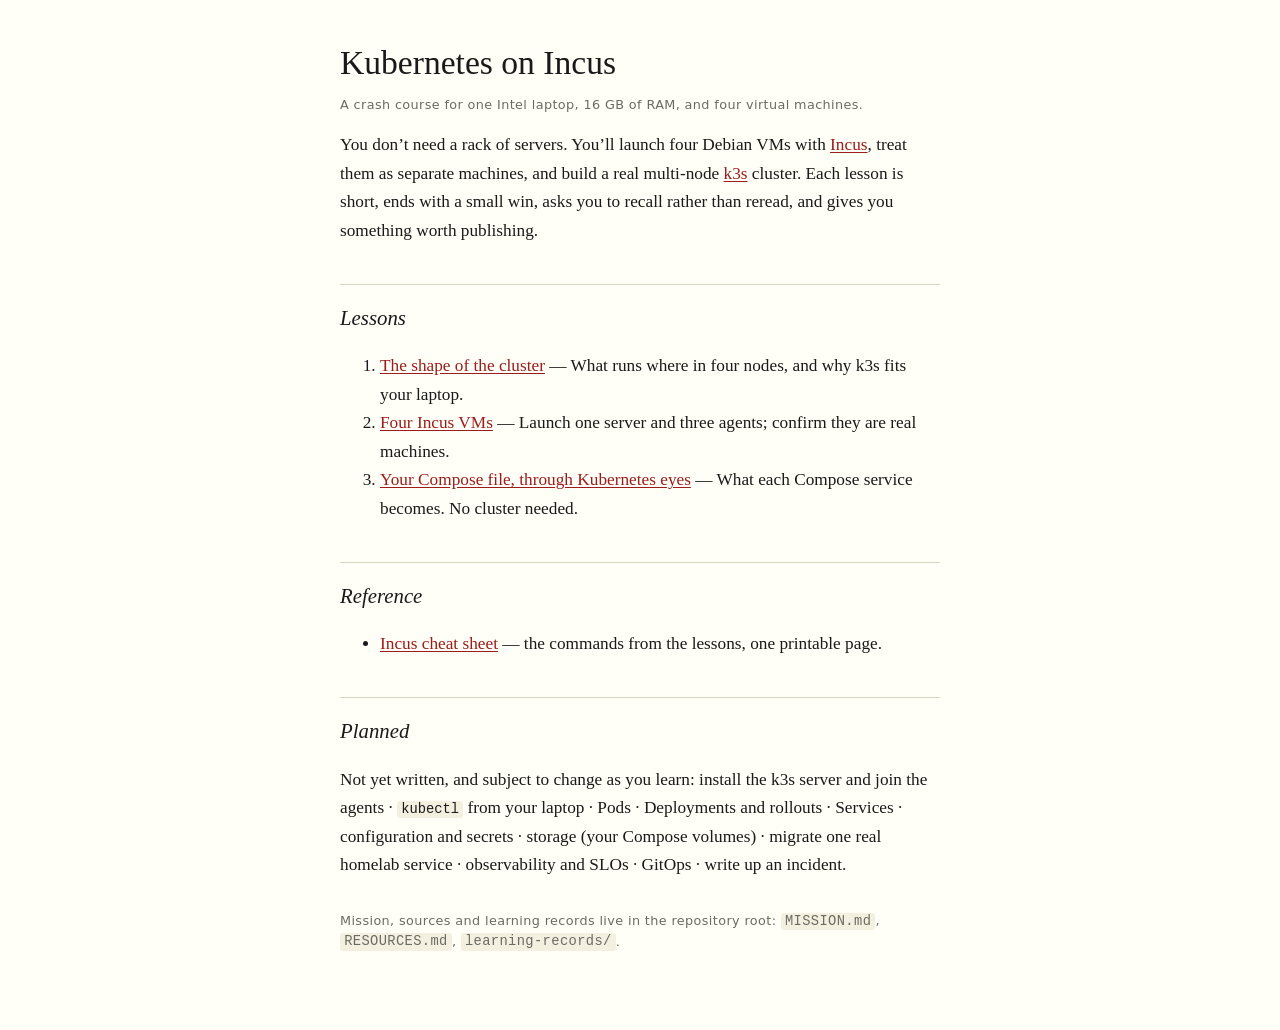
<file: index.html>
<!doctype html>
<html lang="en"><head><meta charset="utf-8"><meta name="viewport" content="width=device-width,initial-scale=1">
<title>Kubernetes on Incus: a crash course</title>
<link rel="stylesheet" href="assets/style.css"></head><body>
<h1>Kubernetes on Incus</h1>
<p class="meta">A crash course for one Intel laptop, 16&nbsp;GB of RAM, and four virtual machines.</p>
<p>You don’t need a rack of servers. You’ll launch four Debian VMs with <a href="https://linuxcontainers.org/incus/">Incus</a>, treat them as separate machines, and build a real multi-node <a href="https://docs.k3s.io/">k3s</a> cluster. Each lesson is short, ends with a small win, asks you to recall rather than reread, and gives you something worth publishing.</p>

<h2>Lessons</h2>
<ol id="lesson-list"></ol>

<h2>Reference</h2>
<ul><li><a href="reference/incus-cheatsheet.html">Incus cheat sheet</a> — the commands from the lessons, one printable page.</li></ul>

<h2>Planned</h2>
<p>Not yet written, and subject to change as you learn: install the k3s server and join the agents · <code>kubectl</code> from your laptop · Pods · Deployments and rollouts · Services · configuration and secrets · storage (your Compose volumes) · migrate one real homelab service · observability and SLOs · GitOps · write up an incident.</p>

<p class="foot">Mission, sources and learning records live in the repository root: <code>MISSION.md</code>, <code>RESOURCES.md</code>, <code>learning-records/</code>.</p>
<script src="assets/lessons.js"></script><script src="assets/course.js"></script>
</body></html>
</file>
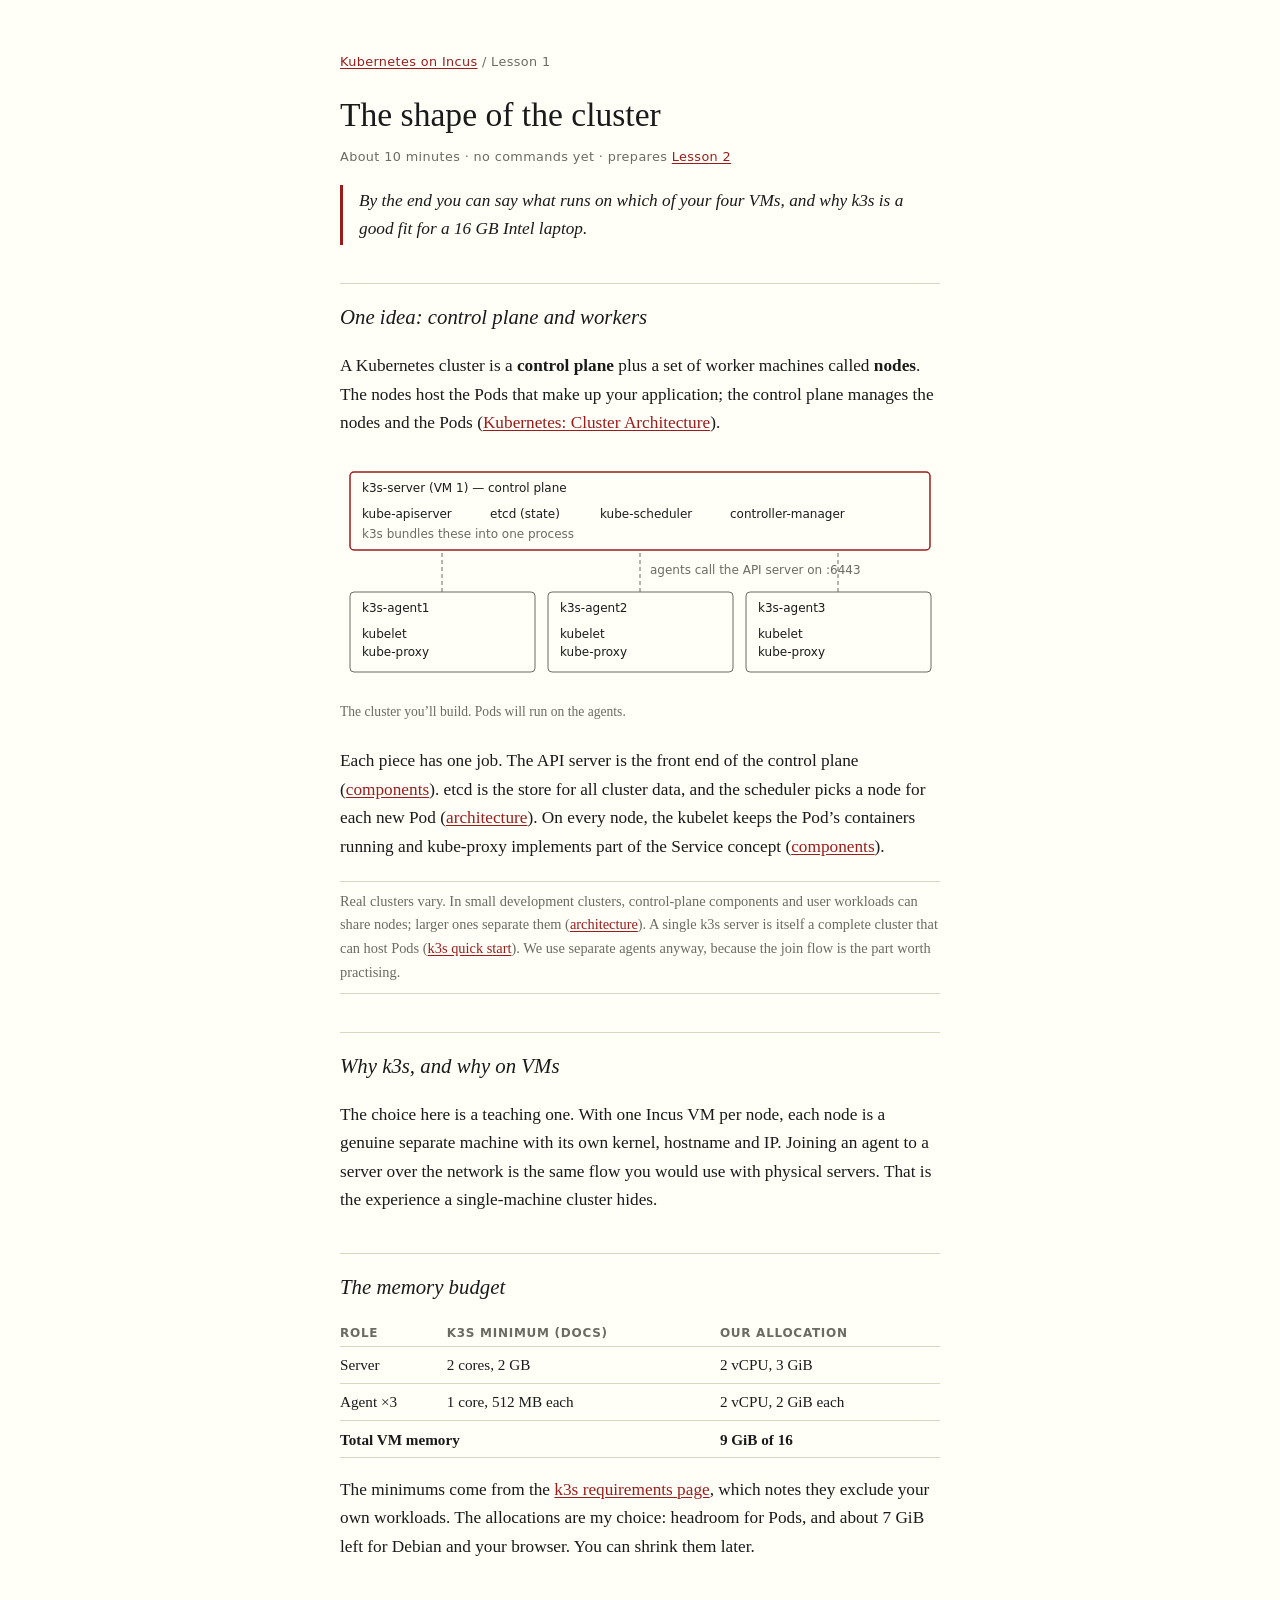
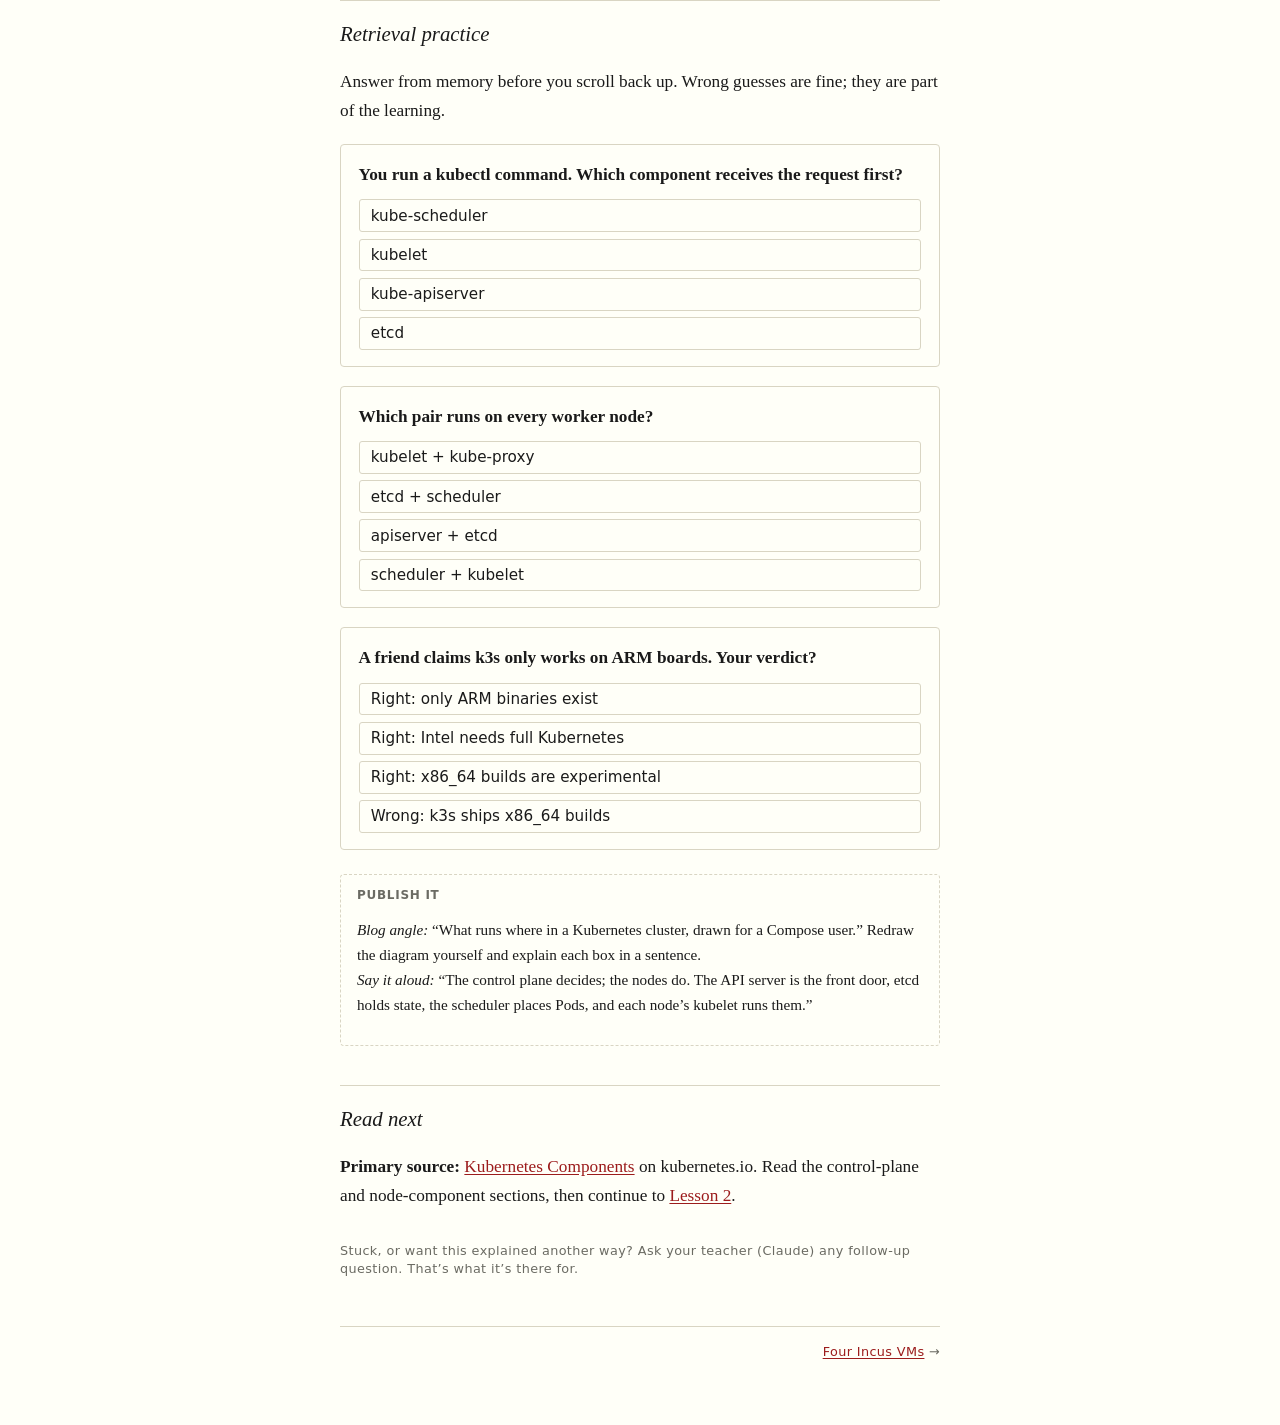
<file: lessons/0001-cluster-shape.html>
<!doctype html>
<html lang="en">

<head>
  <meta charset="utf-8">
  <meta name="viewport" content="width=device-width,initial-scale=1">
  <title>Lesson 1 · The shape of the cluster</title>
  <link rel="stylesheet" href="../assets/style.css">
</head>

<body>
  <p class="crumbs"><a href="../index.html">Kubernetes on Incus</a> / Lesson 1</p>
  <h1>The shape of the cluster</h1>
  <p class="meta">About 10 minutes · no commands yet · prepares <a href="0002-four-incus-vms.html">Lesson 2</a></p>

  <p class="win">By the end you can say what runs on which of your four VMs, and why k3s is a good fit for a 16&nbsp;GB
    Intel laptop.</p>

  <h2>One idea: control plane and workers</h2>
  <p>A Kubernetes cluster is a <strong>control plane</strong> plus a set of worker machines called
    <strong>nodes</strong>. The nodes host the Pods that make up your application; the control plane manages the nodes
    and the Pods (<a href="https://kubernetes.io/docs/concepts/architecture/">Kubernetes: Cluster Architecture</a>).</p>

  <figure>
    <svg viewBox="0 0 600 230" role="img"
      aria-label="One server VM with control plane components, three agent VMs with kubelet and kube-proxy"
      width="100%">
      <rect class="box hot" x="10" y="10" width="580" height="78" rx="4" />
      <text x="22" y="30" font-weight="bold">k3s-server (VM 1) — control plane</text>
      <text x="22" y="56">kube-apiserver</text><text x="150" y="56">etcd (state)</text><text x="260"
        y="56">kube-scheduler</text><text x="390" y="56">controller-manager</text>
      <text class="dim" x="22" y="76">k3s bundles these into one process</text>
      <g>
        <rect class="box" x="10" y="130" width="185" height="80" rx="4" /><text x="22" y="150"
          font-weight="bold">k3s-agent1</text><text x="22" y="176">kubelet</text><text x="22" y="194">kube-proxy</text>
        <rect class="box" x="208" y="130" width="185" height="80" rx="4" /><text x="220" y="150"
          font-weight="bold">k3s-agent2</text><text x="220" y="176">kubelet</text><text x="220"
          y="194">kube-proxy</text>
        <rect class="box" x="406" y="130" width="185" height="80" rx="4" /><text x="418" y="150"
          font-weight="bold">k3s-agent3</text><text x="418" y="176">kubelet</text><text x="418"
          y="194">kube-proxy</text>
      </g>
      <path class="box" d="M102 130V88M300 130V88M498 130V88" stroke-dasharray="4 3" />
      <text class="dim" x="310" y="112">agents call the API server on :6443</text>
    </svg>
    <figcaption>The cluster you’ll build. Pods will run on the agents.</figcaption>
  </figure>

  <p>Each piece has one job. The API server is the front end of the control plane (<a
      href="https://kubernetes.io/docs/concepts/overview/components/">components</a>). etcd is the store for all cluster
    data, and the scheduler picks a node for each new Pod (<a
      href="https://kubernetes.io/docs/concepts/architecture/">architecture</a>). On every node, the kubelet keeps the
    Pod’s containers running and kube-proxy implements part of the Service concept (<a
      href="https://kubernetes.io/docs/concepts/overview/components/">components</a>).</p>

  <div class="aside">Real clusters vary. In small development clusters, control-plane components and user workloads can
    share nodes; larger ones separate them (<a
      href="https://kubernetes.io/docs/concepts/architecture/">architecture</a>). A single k3s server is itself a
    complete cluster that can host Pods (<a href="https://docs.k3s.io/quick-start">k3s quick start</a>). We use separate
    agents anyway, because the join flow is the part worth practising.</div>

  <h2>Why k3s, and why on VMs</h2>
  <p>The choice here is a teaching one. With one Incus VM per node, each node is a genuine separate machine with its own
    kernel, hostname and IP. Joining an agent to a server over the network is the same flow you would use with physical
    servers. That is the experience a single-machine cluster hides.</p>

  <h2>The memory budget</h2>
  <table>
    <tr>
      <th>Role</th>
      <th>k3s minimum (docs)</th>
      <th>Our allocation</th>
    </tr>
    <tr>
      <td>Server</td>
      <td>2 cores, 2&nbsp;GB</td>
      <td>2 vCPU, 3&nbsp;GiB</td>
    </tr>
    <tr>
      <td>Agent ×3</td>
      <td>1 core, 512&nbsp;MB each</td>
      <td>2 vCPU, 2&nbsp;GiB each</td>
    </tr>
    <tr>
      <td colspan="2"><strong>Total VM memory</strong></td>
      <td><strong>9&nbsp;GiB of 16</strong></td>
    </tr>
  </table>
  <p>The minimums come from the <a href="https://docs.k3s.io/installation/requirements">k3s requirements page</a>, which
    notes they exclude your own workloads. The allocations are my choice: headroom for Pods, and about 7&nbsp;GiB left
    for Debian and your browser. You can shrink them later.</p>

  <h2>Retrieval practice</h2>
  <p>Answer from memory before you scroll back up. Wrong guesses are fine; they are part of the learning.</p>

  <div class="quiz">
    <p class="q">You run a kubectl command. Which component receives the request first?</p>
    <ol>
      <li>kube-scheduler</li>
      <li>kubelet</li>
      <li data-correct>kube-apiserver</li>
      <li>etcd</li>
    </ol>
    <p class="why">The API server is the front end of the control plane. Other components, and you, talk to it.</p>
  </div>

  <div class="quiz">
    <p class="q">Which pair runs on every worker node?</p>
    <ol>
      <li data-correct>kubelet + kube-proxy</li>
      <li>etcd + scheduler</li>
      <li>apiserver + etcd</li>
      <li>scheduler + kubelet</li>
    </ol>
    <p class="why">Node components run on every node. The scheduler and etcd belong to the control plane.</p>
  </div>

  <div class="quiz">
    <p class="q">A friend claims k3s only works on ARM boards. Your verdict?</p>
    <ol>
      <li>Right: only ARM binaries exist</li>
      <li>Right: Intel needs full Kubernetes</li>
      <li>Right: x86_64 builds are experimental</li>
      <li data-correct>Wrong: k3s ships x86_64 builds</li>
    </ol>
    <p class="why">x86_64 is a listed, supported architecture in the k3s requirements.</p>
  </div>

  <div class="publish"><strong>Publish it</strong>
    <p><em>Blog angle:</em> “What runs where in a Kubernetes cluster, drawn for a Compose user.” Redraw the diagram
      yourself and explain each box in a sentence.<br>
      <em>Say it aloud:</em> “The control plane decides; the nodes do. The API server is the front door, etcd holds
      state, the scheduler places Pods, and each node’s kubelet runs them.”
    </p>
  </div>
  <h2>Read next</h2>
  <p><strong>Primary source:</strong> <a href="https://kubernetes.io/docs/concepts/overview/components/">Kubernetes
      Components</a> on kubernetes.io. Read the control-plane and node-component sections, then continue to <a
      href="0002-four-incus-vms.html">Lesson 2</a>.</p>
  <p class="foot">Stuck, or want this explained another way? Ask your teacher (Claude) any follow-up question. That’s
    what it’s there for.</p>
  <nav class="pager" id="pager"></nav>
  <script src="../assets/lessons.js"></script>
  <script src="../assets/course.js"></script>
</body>

</html>
</file>
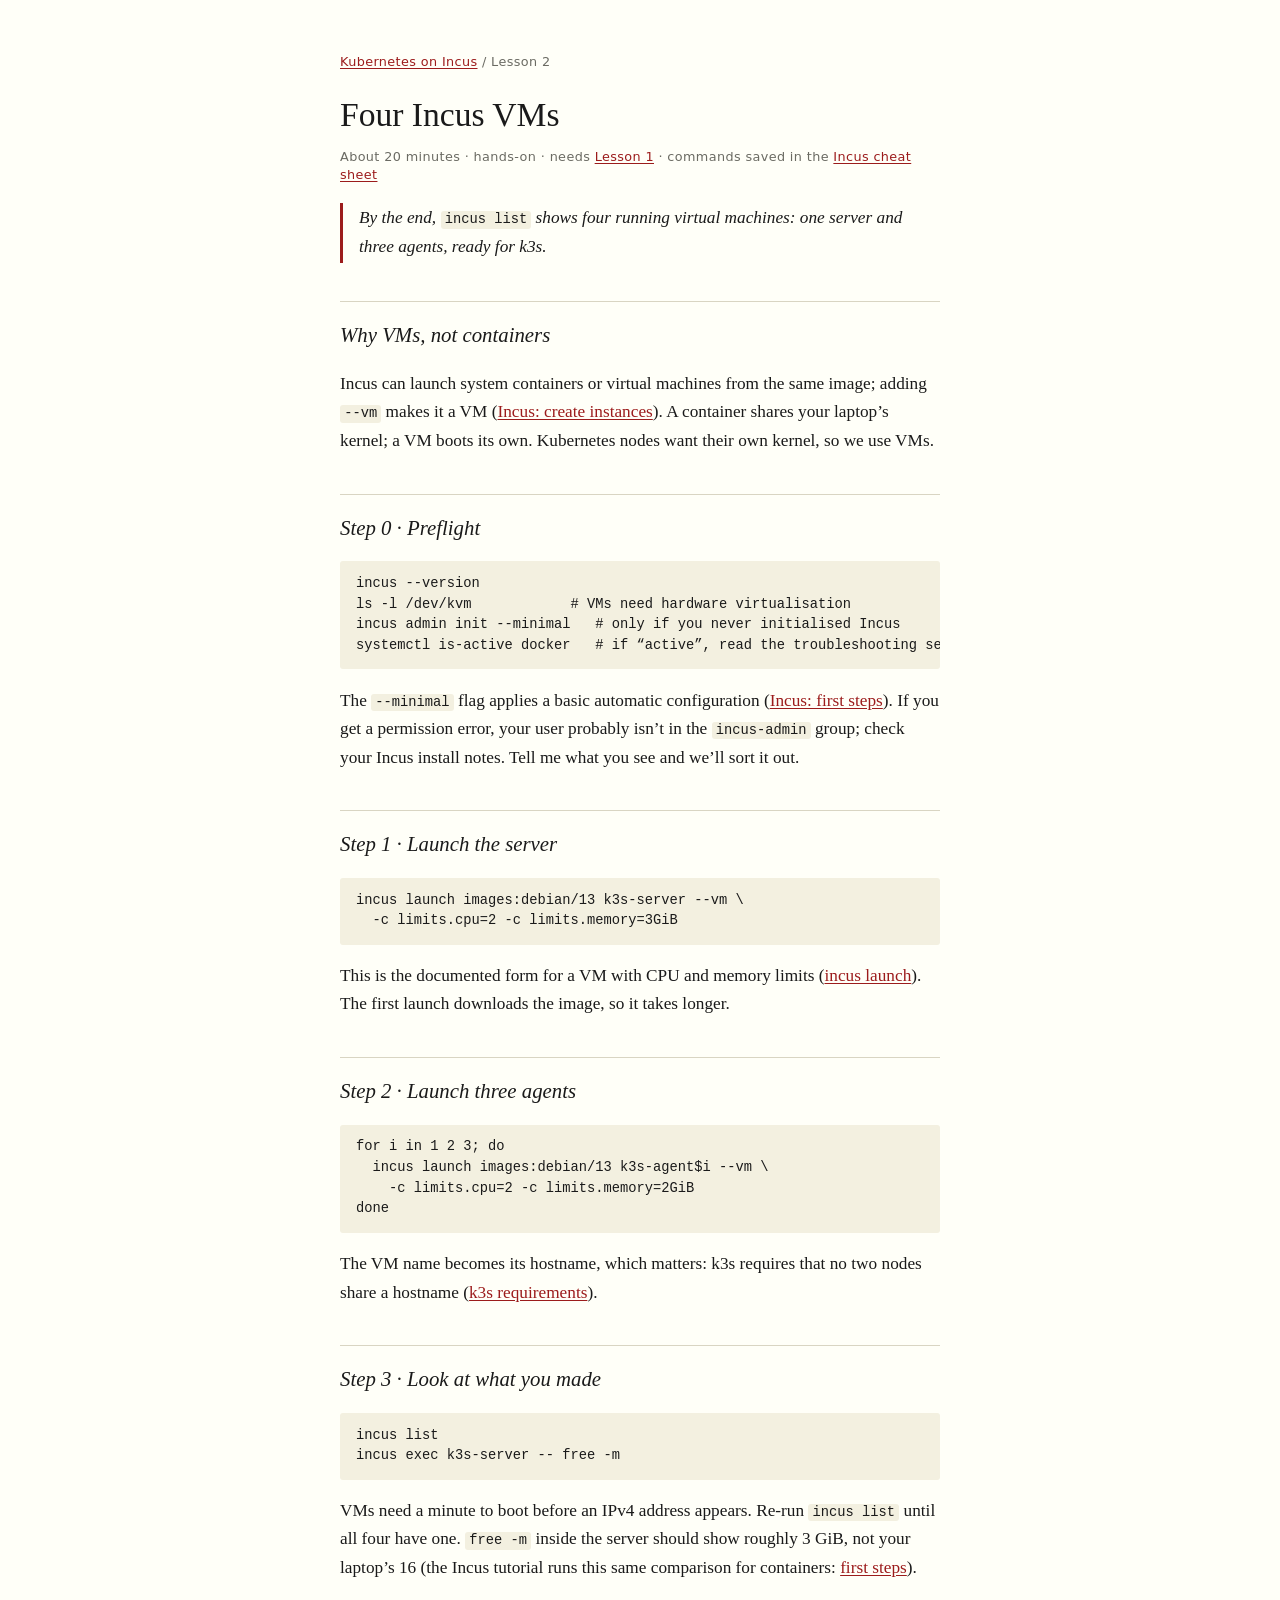
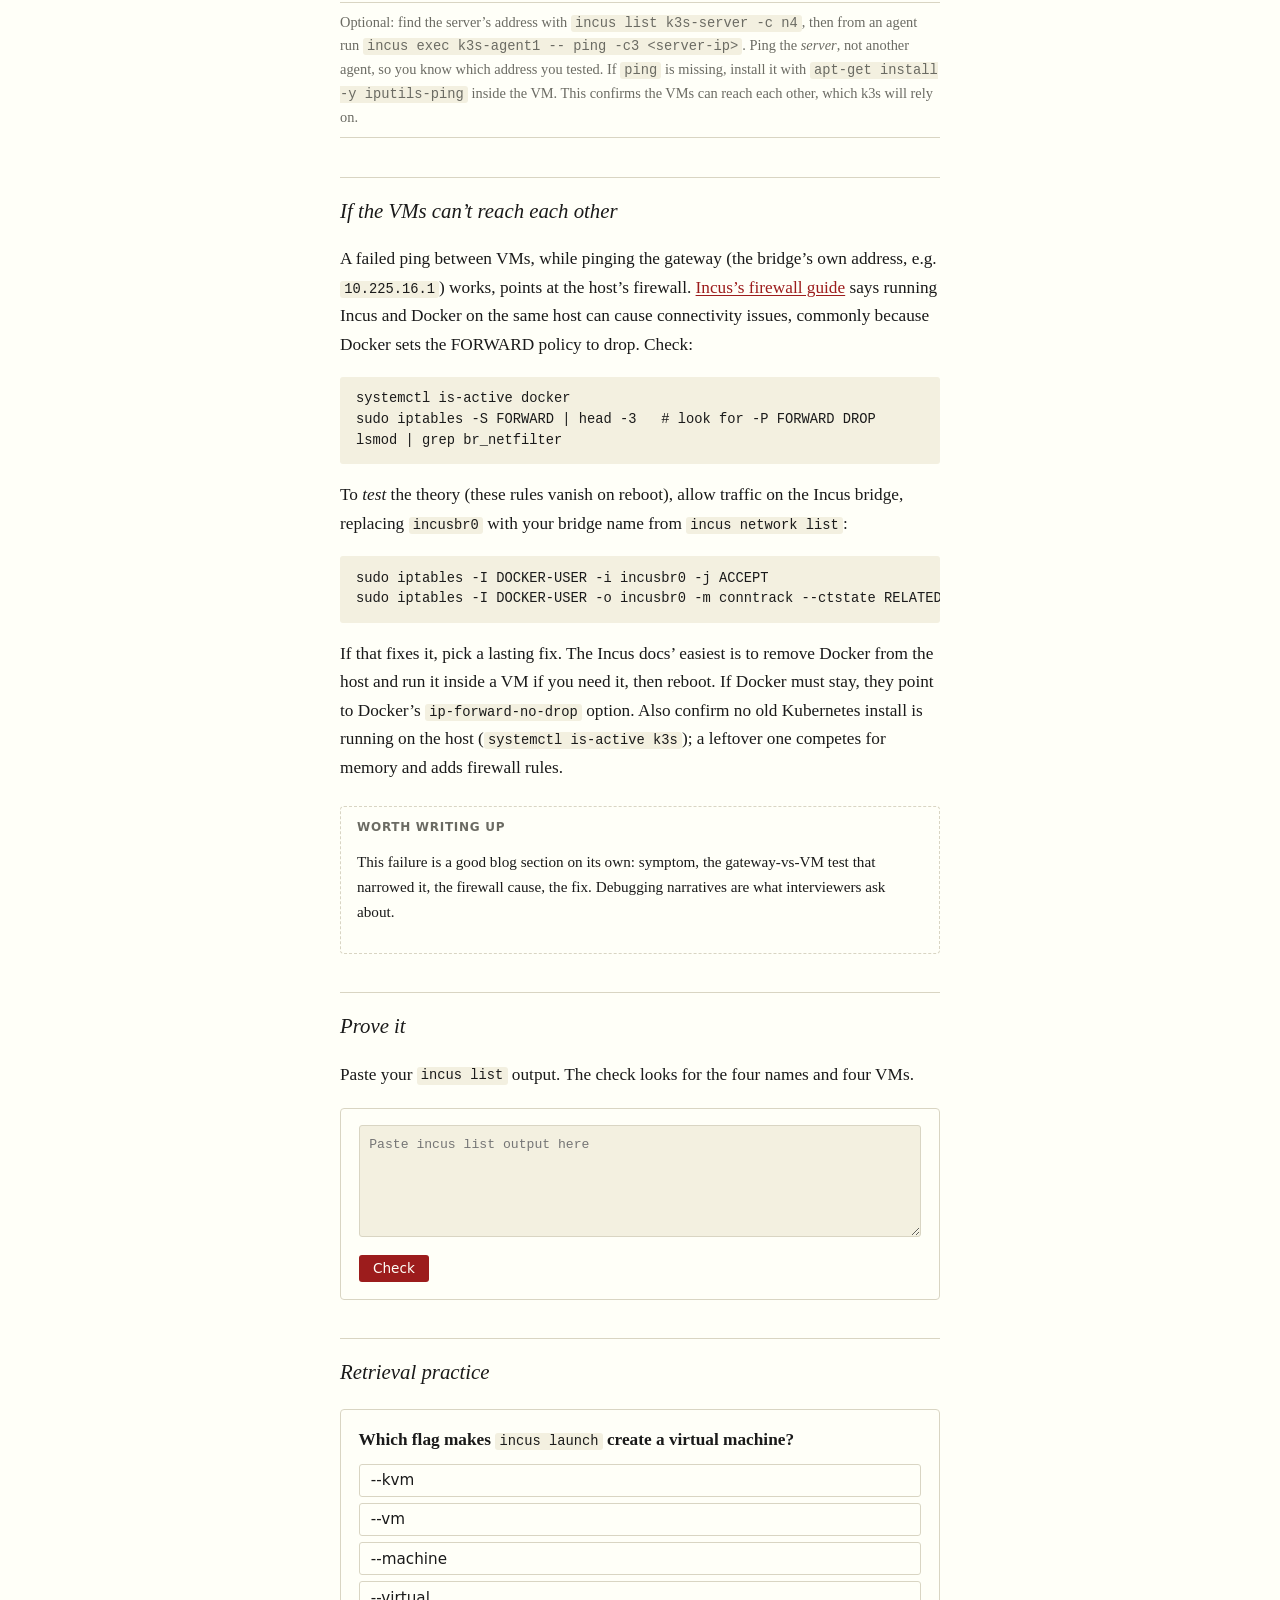
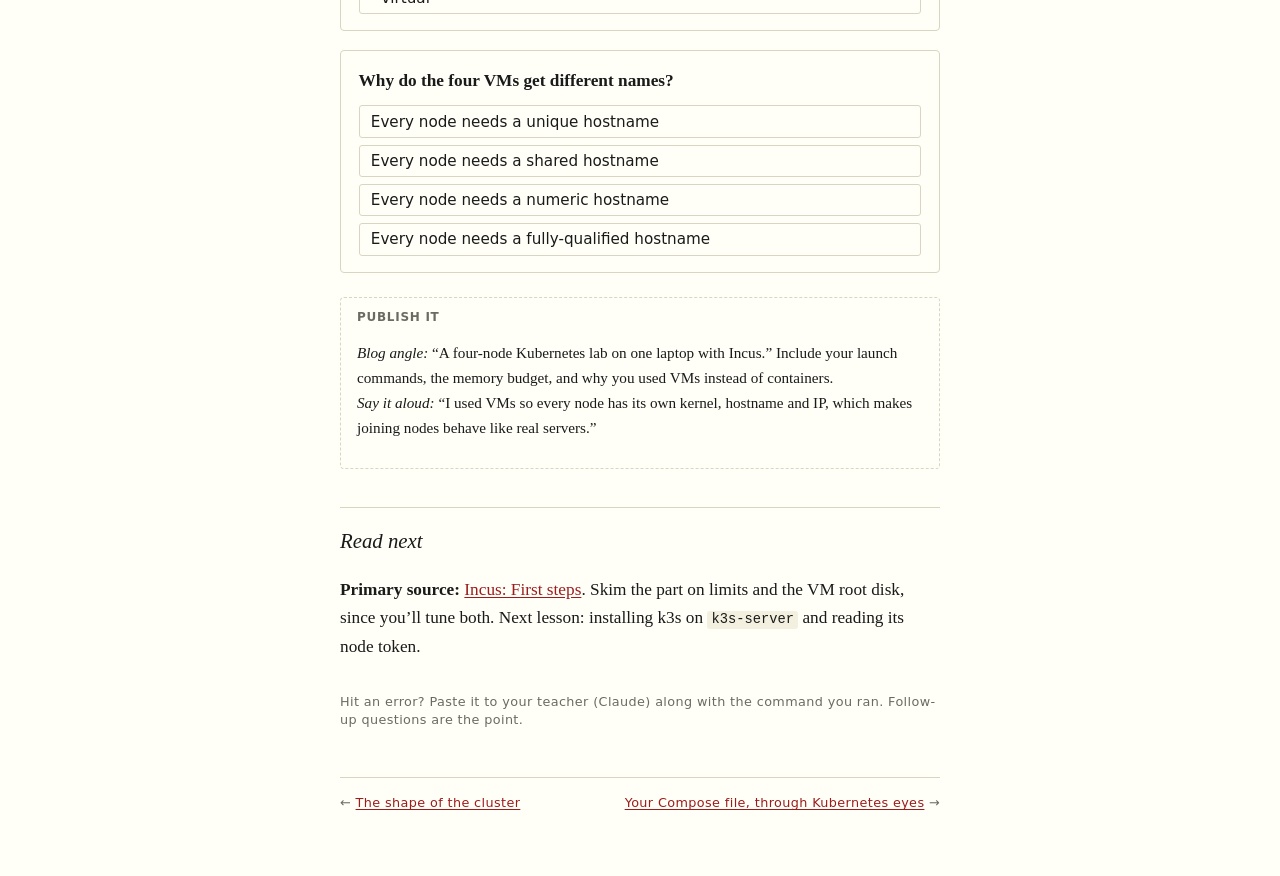
<file: lessons/0002-four-incus-vms.html>
<!doctype html>
<html lang="en">

<head>
  <meta charset="utf-8">
  <meta name="viewport" content="width=device-width,initial-scale=1">
  <title>Lesson 2 · Four Incus VMs</title>
  <link rel="stylesheet" href="../assets/style.css">
</head>

<body>
  <p class="crumbs"><a href="../index.html">Kubernetes on Incus</a> / Lesson 2</p>
  <h1>Four Incus VMs</h1>
  <p class="meta">About 20 minutes · hands-on · needs <a href="0001-cluster-shape.html">Lesson 1</a> · commands saved in
    the <a href="../reference/incus-cheatsheet.html">Incus cheat sheet</a></p>

  <p class="win">By the end, <code>incus list</code> shows four running virtual machines: one server and three agents,
    ready for k3s.</p>

  <h2>Why VMs, not containers</h2>
  <p>Incus can launch system containers or virtual machines from the same image; adding <code>--vm</code> makes it a VM
    (<a href="https://linuxcontainers.org/incus/docs/main/howto/instances_create/">Incus: create instances</a>). A
    container shares your laptop’s kernel; a VM boots its own. Kubernetes nodes want their own kernel, so we use VMs.
  </p>

  <h2>Step 0 · Preflight</h2>
  <pre><code>incus --version
ls -l /dev/kvm            # VMs need hardware virtualisation
incus admin init --minimal   # only if you never initialised Incus
systemctl is-active docker   # if “active”, read the troubleshooting section below first</code></pre>
  <p>The <code>--minimal</code> flag applies a basic automatic configuration (<a
      href="https://linuxcontainers.org/incus/docs/main/tutorial/first_steps/">Incus: first steps</a>). If you get a
    permission error, your user probably isn’t in the <code>incus-admin</code> group; check your Incus install notes.
    Tell me what you see and we’ll sort it out.</p>

  <h2>Step 1 · Launch the server</h2>
  <pre><code>incus launch images:debian/13 k3s-server --vm \
  -c limits.cpu=2 -c limits.memory=3GiB</code></pre>
  <p>This is the documented form for a VM with CPU and memory limits (<a
      href="https://incus-ja.readthedocs.io/ja/latest/reference/manpages/incus/launch/">incus launch</a>). The first
    launch downloads the image, so it takes longer.</p>

  <h2>Step 2 · Launch three agents</h2>
  <pre><code>for i in 1 2 3; do
  incus launch images:debian/13 k3s-agent$i --vm \
    -c limits.cpu=2 -c limits.memory=2GiB
done</code></pre>
  <p>The VM name becomes its hostname, which matters: k3s requires that no two nodes share a hostname (<a
      href="https://docs.k3s.io/installation/requirements">k3s requirements</a>).</p>

  <h2>Step 3 · Look at what you made</h2>
  <pre><code>incus list
incus exec k3s-server -- free -m</code></pre>
  <p>VMs need a minute to boot before an IPv4 address appears. Re-run <code>incus list</code> until all four have one.
    <code>free -m</code> inside the server should show roughly 3&nbsp;GiB, not your laptop’s 16 (the Incus tutorial runs
    this same comparison for containers: <a
      href="https://linuxcontainers.org/incus/docs/main/tutorial/first_steps/">first steps</a>).
  </p>
  <p class="aside">Optional: find the server’s address with <code>incus list k3s-server -c n4</code>, then
    from an agent run <code>incus exec k3s-agent1 -- ping -c3 &lt;server-ip&gt;</code>. Ping the
    <em>server</em>, not another agent, so you know which address you tested. If <code>ping</code> is
    missing, install it with <code>apt-get install -y iputils-ping</code> inside the VM. This confirms
    the VMs can reach each other, which k3s will rely on.
  </p>

  <h2>If the VMs can’t reach each other</h2>
  <p>A failed ping between VMs, while pinging the gateway (the bridge’s own address, e.g.
    <code>10.225.16.1</code>) works, points at the host’s firewall. <a
      href="https://linuxcontainers.org/incus/docs/main/howto/network_bridge_firewalld/">Incus’s firewall
      guide</a> says running Incus and Docker on the same host can cause connectivity issues, commonly
    because Docker sets the FORWARD policy to drop. Check:
  </p>
  <pre><code>systemctl is-active docker
sudo iptables -S FORWARD | head -3   # look for -P FORWARD DROP
lsmod | grep br_netfilter</code></pre>
  <p>To <em>test</em> the theory (these rules vanish on reboot), allow traffic on the Incus bridge,
    replacing <code>incusbr0</code> with your bridge name from <code>incus network list</code>:</p>
  <pre><code>sudo iptables -I DOCKER-USER -i incusbr0 -j ACCEPT
sudo iptables -I DOCKER-USER -o incusbr0 -m conntrack --ctstate RELATED,ESTABLISHED -j ACCEPT</code></pre>
  <p>If that fixes it, pick a lasting fix. The Incus docs’ easiest is to remove Docker from the host and
    run it inside a VM if you need it, then reboot. If Docker must stay, they point to Docker’s
    <code>ip-forward-no-drop</code> option. Also confirm no old Kubernetes install is running on the host
    (<code>systemctl is-active k3s</code>); a leftover one competes for memory and adds firewall rules.
  </p>
  <div class="publish"><strong>Worth writing up</strong>
    <p>This failure is a good blog section on its own: symptom, the gateway-vs-VM test that narrowed it,
      the firewall cause, the fix. Debugging narratives are what interviewers ask about.</p>
  </div>

  <h2>Prove it</h2>
  <p>Paste your <code>incus list</code> output. The check looks for the four names and four VMs.</p>
  <div class="check" data-must='["k3s-server","k3s-agent1","k3s-agent2","k3s-agent3","RUNNING"]'
    data-count="VIRTUAL-MACHINE|4"
    data-hint="Check that every name is spelled as above and every row says VIRTUAL-MACHINE. A missing one usually means --vm was left off.">
    <textarea aria-label="incus list output" placeholder="Paste incus list output here"></textarea><br>
    <button>Check</button>
    <p class="fb"></p>
  </div>

  <h2>Retrieval practice</h2>
  <div class="quiz">
    <p class="q">Which flag makes <code>incus launch</code> create a virtual machine?</p>
    <ol>
      <li>--kvm</li>
      <li data-correct>--vm</li>
      <li>--machine</li>
      <li>--virtual</li>
    </ol>
    <p class="why">Without <code>--vm</code>, Incus launches a container sharing the host kernel.</p>
  </div>

  <div class="quiz">
    <p class="q">Why do the four VMs get different names?</p>
    <ol>
      <li data-correct>Every node needs a unique hostname</li>
      <li>Every node needs a shared hostname</li>
      <li>Every node needs a numeric hostname</li>
      <li>Every node needs a fully-qualified hostname</li>
    </ol>
    <p class="why">k3s requires unique hostnames; the VM name becomes the node’s hostname.</p>
  </div>

  <div class="publish"><strong>Publish it</strong>
    <p><em>Blog angle:</em> “A four-node Kubernetes lab on one laptop with Incus.” Include your launch commands, the
      memory budget, and why you used VMs instead of containers.<br>
      <em>Say it aloud:</em> “I used VMs so every node has its own kernel, hostname and IP, which makes joining nodes
      behave like real servers.”
    </p>
  </div>
  <h2>Read next</h2>
  <p><strong>Primary source:</strong> <a href="https://linuxcontainers.org/incus/docs/main/tutorial/first_steps/">Incus:
      First steps</a>. Skim the part on limits and the VM root disk, since you’ll tune both. Next lesson: installing k3s
    on <code>k3s-server</code> and reading its node token.</p>
  <p class="foot">Hit an error? Paste it to your teacher (Claude) along with the command you ran. Follow-up questions
    are the point.</p>
  <nav class="pager" id="pager"></nav>
  <script src="../assets/lessons.js"></script>
  <script src="../assets/course.js"></script>
</body>

</html>
</file>
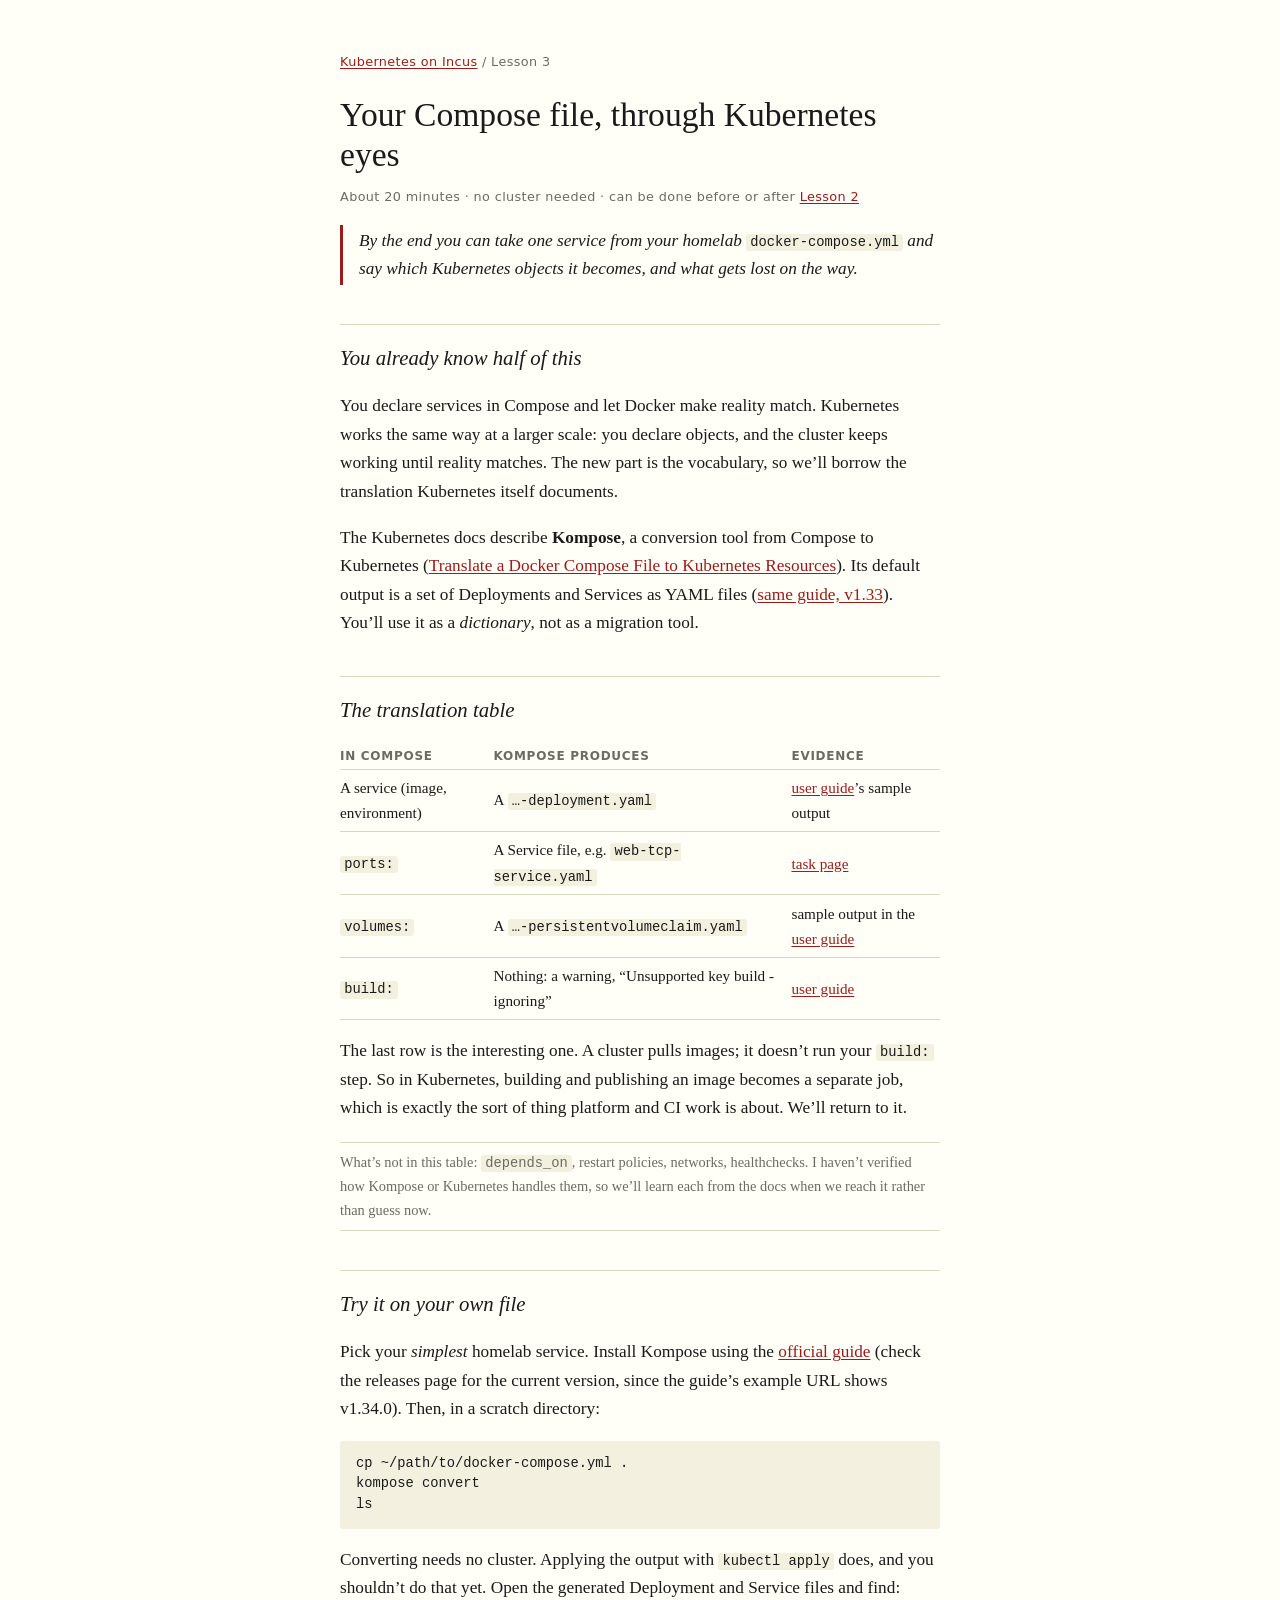
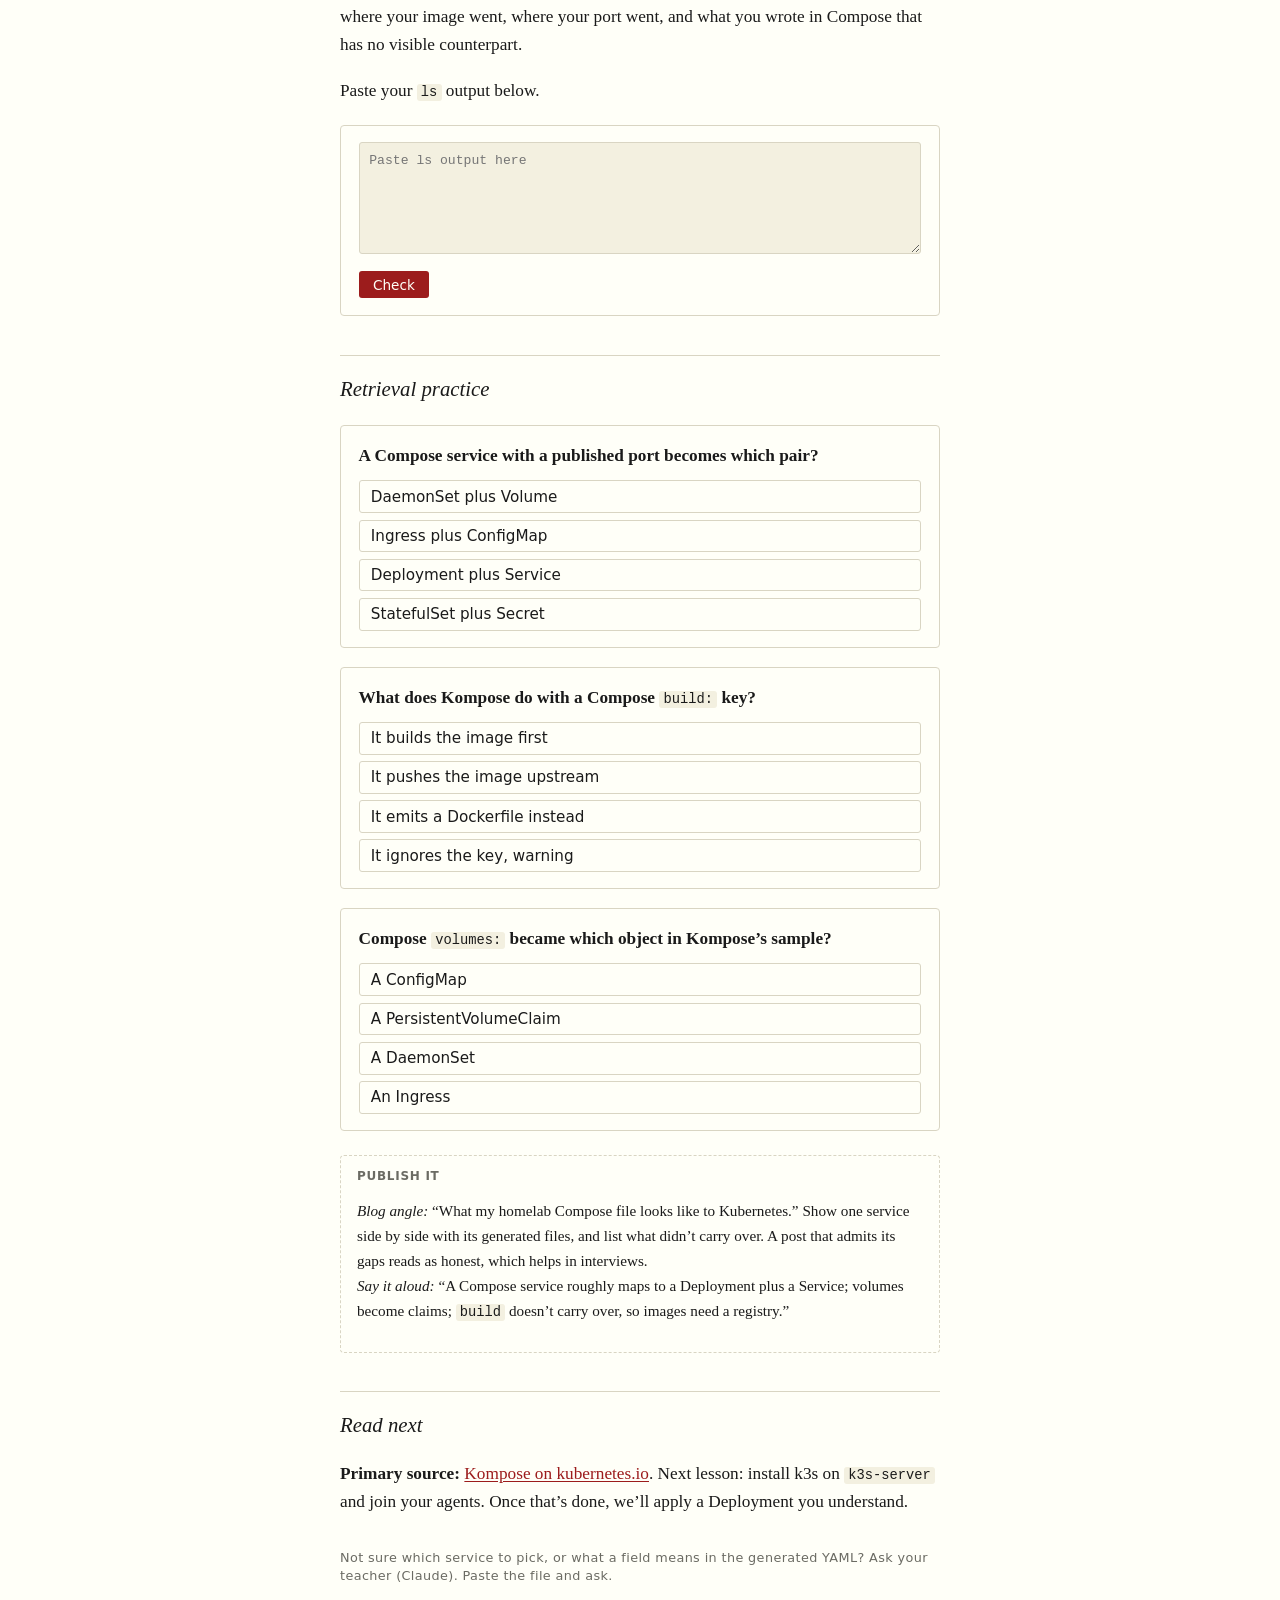
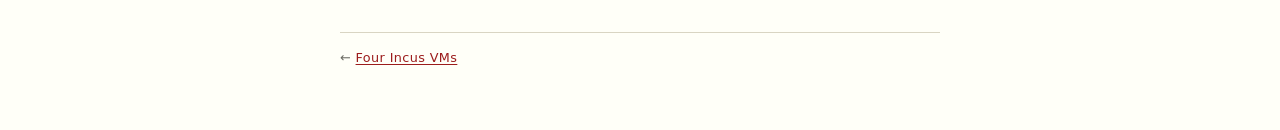
<file: lessons/0003-compose-through-k8s-eyes.html>
<!doctype html>
<html lang="en"><head><meta charset="utf-8"><meta name="viewport" content="width=device-width,initial-scale=1">
<title>Lesson 3 · Your Compose file, through Kubernetes eyes</title>
<link rel="stylesheet" href="../assets/style.css"></head><body>
<p class="crumbs"><a href="../index.html">Kubernetes on Incus</a> / Lesson 3</p>
<h1>Your Compose file, through Kubernetes eyes</h1>
<p class="meta">About 20 minutes · no cluster needed · can be done before or after <a href="0002-four-incus-vms.html">Lesson 2</a></p>

<p class="win">By the end you can take one service from your homelab <code>docker-compose.yml</code> and say which Kubernetes objects it becomes, and what gets lost on the way.</p>

<h2>You already know half of this</h2>
<p>You declare services in Compose and let Docker make reality match. Kubernetes works the same way at a larger scale: you declare objects, and the cluster keeps working until reality matches. The new part is the vocabulary, so we’ll borrow the translation Kubernetes itself documents.</p>
<p>The Kubernetes docs describe <strong>Kompose</strong>, a conversion tool from Compose to Kubernetes (<a href="https://kubernetes.io/docs/tools/kompose/">Translate a Docker Compose File to Kubernetes Resources</a>). Its default output is a set of Deployments and Services as YAML files (<a href="https://v1-33.docs.kubernetes.io/docs/tasks/configure-pod-container/translate-compose-kubernetes/">same guide, v1.33</a>). You’ll use it as a <em>dictionary</em>, not as a migration tool.</p>

<h2>The translation table</h2>
<table>
<tr><th>In Compose</th><th>Kompose produces</th><th>Evidence</th></tr>
<tr><td>A service (image, environment)</td><td>A <code>…-deployment.yaml</code></td><td><a href="https://kubernetes.io/docs/tools/kompose/user-guide/">user guide</a>’s sample output</td></tr>
<tr><td><code>ports:</code></td><td>A Service file, e.g. <code>web-tcp-service.yaml</code></td><td><a href="https://www.kubernetes.io/docs/tasks/configure-pod-container/translate-compose-kubernetes/">task page</a></td></tr>
<tr><td><code>volumes:</code></td><td>A <code>…-persistentvolumeclaim.yaml</code></td><td>sample output in the <a href="https://kubernetes.io/docs/tools/kompose/user-guide/">user guide</a></td></tr>
<tr><td><code>build:</code></td><td>Nothing: a warning, “Unsupported key build - ignoring”</td><td><a href="https://kubernetes.io/docs/tools/kompose/user-guide/">user guide</a></td></tr>
</table>
<p>The last row is the interesting one. A cluster pulls images; it doesn’t run your <code>build:</code> step. So in Kubernetes, building and publishing an image becomes a separate job, which is exactly the sort of thing platform and CI work is about. We’ll return to it.</p>
<div class="aside">What’s not in this table: <code>depends_on</code>, restart policies, networks, healthchecks. I haven’t verified how Kompose or Kubernetes handles them, so we’ll learn each from the docs when we reach it rather than guess now.</div>

<h2>Try it on your own file</h2>
<p>Pick your <em>simplest</em> homelab service. Install Kompose using the <a href="https://kubernetes.io/docs/tools/kompose/">official guide</a> (check the releases page for the current version, since the guide’s example URL shows v1.34.0). Then, in a scratch directory:</p>
<pre><code>cp ~/path/to/docker-compose.yml .
kompose convert
ls</code></pre>
<p>Converting needs no cluster. Applying the output with <code>kubectl apply</code> does, and you shouldn’t do that yet. Open the generated Deployment and Service files and find: where your image went, where your port went, and what you wrote in Compose that has no visible counterpart.</p>
<p>Paste your <code>ls</code> output below.</p>
<div class="check" data-must='["deployment\\.yaml","(service|svc)\\.yaml"]' data-hint="You need at least one Deployment file and one Service file. If you got none, check that your service defines ports.">
<textarea aria-label="ls output after kompose convert" placeholder="Paste ls output here"></textarea><br>
<button>Check</button><p class="fb"></p></div>

<h2>Retrieval practice</h2>
<div class="quiz"><p class="q">A Compose service with a published port becomes which pair?</p>
<ol><li>DaemonSet plus Volume</li><li>Ingress plus ConfigMap</li><li data-correct>Deployment plus Service</li><li>StatefulSet plus Secret</li></ol>
<p class="why">Kompose’s default output is Deployments and Services.</p></div>

<div class="quiz"><p class="q">What does Kompose do with a Compose <code>build:</code> key?</p>
<ol><li>It builds the image first</li><li>It pushes the image upstream</li><li>It emits a Dockerfile instead</li><li data-correct>It ignores the key, warning</li></ol>
<p class="why">It warns “Unsupported key build - ignoring”. Kubernetes needs a ready-made image it can pull.</p></div>

<div class="quiz"><p class="q">Compose <code>volumes:</code> became which object in Kompose’s sample?</p>
<ol><li>A ConfigMap</li><li data-correct>A PersistentVolumeClaim</li><li>A DaemonSet</li><li>An Ingress</li></ol>
<p class="why">The sample output included a <code>…-persistentvolumeclaim.yaml</code> file for the database’s volume.</p></div>

<div class="publish"><strong>Publish it</strong>
<p><em>Blog angle:</em> “What my homelab Compose file looks like to Kubernetes.” Show one service side by side with its generated files, and list what didn’t carry over. A post that admits its gaps reads as honest, which helps in interviews.<br>
<em>Say it aloud:</em> “A Compose service roughly maps to a Deployment plus a Service; volumes become claims; <code>build</code> doesn’t carry over, so images need a registry.”</p></div>

<h2>Read next</h2>
<p><strong>Primary source:</strong> <a href="https://kubernetes.io/docs/tools/kompose/">Kompose on kubernetes.io</a>. Next lesson: install k3s on <code>k3s-server</code> and join your agents. Once that’s done, we’ll apply a Deployment you understand.</p>
<p class="foot">Not sure which service to pick, or what a field means in the generated YAML? Ask your teacher (Claude). Paste the file and ask.</p>
<nav class="pager" id="pager"></nav>
<script src="../assets/lessons.js"></script><script src="../assets/course.js"></script>
</body></html>
</file>
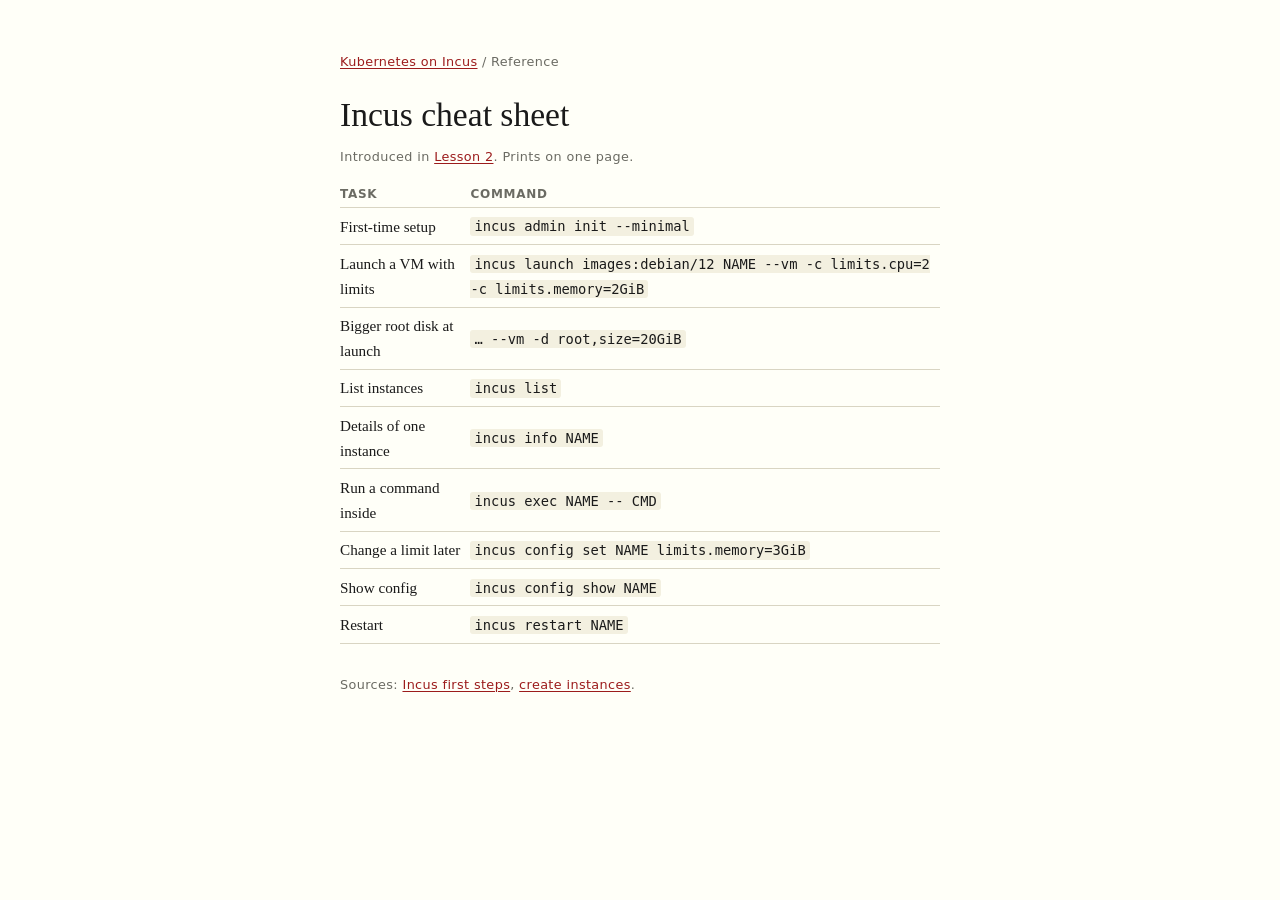
<file: reference/incus-cheatsheet.html>
<!doctype html>
<html lang="en"><head><meta charset="utf-8"><meta name="viewport" content="width=device-width,initial-scale=1">
<title>Incus cheat sheet</title>
<link rel="stylesheet" href="../assets/style.css"></head><body>
<p class="crumbs"><a href="../index.html">Kubernetes on Incus</a> / Reference</p>
<h1>Incus cheat sheet</h1>
<p class="meta">Introduced in <a href="../lessons/0002-four-incus-vms.html">Lesson 2</a>. Prints on one page.</p>
<table>
<tr><th>Task</th><th>Command</th></tr>
<tr><td>First-time setup</td><td><code>incus admin init --minimal</code></td></tr>
<tr><td>Launch a VM with limits</td><td><code>incus launch images:debian/12 NAME --vm -c limits.cpu=2 -c limits.memory=2GiB</code></td></tr>
<tr><td>Bigger root disk at launch</td><td><code>… --vm -d root,size=20GiB</code></td></tr>
<tr><td>List instances</td><td><code>incus list</code></td></tr>
<tr><td>Details of one instance</td><td><code>incus info NAME</code></td></tr>
<tr><td>Run a command inside</td><td><code>incus exec NAME -- CMD</code></td></tr>
<tr><td>Change a limit later</td><td><code>incus config set NAME limits.memory=3GiB</code></td></tr>
<tr><td>Show config</td><td><code>incus config show NAME</code></td></tr>
<tr><td>Restart</td><td><code>incus restart NAME</code></td></tr>
</table>
<p class="foot">Sources: <a href="https://linuxcontainers.org/incus/docs/main/tutorial/first_steps/">Incus first steps</a>, <a href="https://linuxcontainers.org/incus/docs/main/howto/instances_create/">create instances</a>.</p>
</body></html>
</file>
<file: assets/style.css>
:root{color-scheme:light dark;--bg:#fffff8;--fg:#1a1a1a;--mute:#6b6b63;--rule:#d9d5c3;--accent:#9c1c1c;--code:#f3f0e0;--ok:#1a6b2f;--bad:#9c1c1c}
@media(prefers-color-scheme:dark){:root{--bg:#16171b;--fg:#e9e7e0;--mute:#9b9b92;--rule:#34353b;--accent:#ff8f7e;--code:#202128;--ok:#6fcf8a;--bad:#ff8f7e}}
*{box-sizing:border-box}
html{background:var(--bg)}
body{max-width:40rem;margin:0 auto;padding:2.5rem 1.25rem 4rem;color:var(--fg);font:1.08rem/1.65 Georgia,"Iowan Old Style","Palatino Linotype",serif}
h1{font-size:2.1rem;line-height:1.2;font-weight:400;margin:.2rem 0 .4rem}
h2{font-size:1.3rem;font-weight:400;font-style:italic;margin:2.4rem 0 .5rem;border-top:1px solid var(--rule);padding-top:1rem}
.meta,.crumbs,.pager,.foot{font:.8rem/1.4 ui-sans-serif,system-ui,sans-serif;color:var(--mute);letter-spacing:.03em}
.crumbs{margin-bottom:1.5rem}
a{color:var(--accent);text-underline-offset:2px}
.win{border-left:3px solid var(--accent);padding:.1rem 0 .1rem 1rem;margin:1.2rem 0;font-style:italic}
code,pre{font:.86rem/1.5 ui-monospace,"SF Mono",Menlo,Consolas,monospace;background:var(--code);border-radius:3px}
code{padding:.08em .3em}
pre{padding:.8rem 1rem;overflow-x:auto;margin:1rem 0}
pre code{padding:0;background:none}
table{border-collapse:collapse;width:100%;font-size:.95rem;margin:1rem 0}
th,td{text-align:left;padding:.35rem .6rem .35rem 0;border-bottom:1px solid var(--rule)}
th{font:600 .75rem ui-sans-serif,system-ui,sans-serif;text-transform:uppercase;letter-spacing:.06em;color:var(--mute)}
.aside{font-size:.9rem;color:var(--mute);border-top:1px solid var(--rule);border-bottom:1px solid var(--rule);padding:.5rem 0;margin:1.2rem 0}
figure{margin:1.5rem 0}figcaption{font-size:.85rem;color:var(--mute)}
svg text{fill:var(--fg);font:12px ui-sans-serif,system-ui,sans-serif}
svg .box{fill:none;stroke:var(--mute)}svg .hot{stroke:var(--accent);stroke-width:1.5}svg .dim{fill:var(--mute)}
.quiz,.check{border:1px solid var(--rule);border-radius:4px;padding:1rem 1.1rem;margin:1.2rem 0}
.quiz .q{margin:0 0 .6rem;font-weight:bold}
.quiz ol{list-style:none;padding:0;margin:0;display:grid;gap:.4rem}
.quiz button{all:unset;display:block;width:100%;box-sizing:border-box;cursor:pointer;padding:.4rem .7rem;border:1px solid var(--rule);border-radius:3px;font:.95rem ui-sans-serif,system-ui,sans-serif}
.quiz button:hover,.quiz button:focus-visible{border-color:var(--accent)}
.quiz button.right{border-color:var(--ok);color:var(--ok)}.quiz button.wrong{border-color:var(--bad);color:var(--bad)}
.why,.fb{display:none;margin:.7rem 0 0;font-size:.95rem}.why.on,.fb.on{display:block}
.check textarea{width:100%;min-height:7rem;background:var(--code);color:var(--fg);border:1px solid var(--rule);border-radius:3px;padding:.6rem;font:.82rem/1.4 ui-monospace,Menlo,monospace}
.check button{margin-top:.5rem;padding:.35rem .9rem;font:.85rem ui-sans-serif,system-ui,sans-serif;cursor:pointer;background:var(--accent);color:var(--bg);border:0;border-radius:3px}
.fb.ok{color:var(--ok)}.fb.no{color:var(--bad)}
.pager{display:flex;justify-content:space-between;gap:1rem;margin-top:3rem;border-top:1px solid var(--rule);padding-top:1rem}
.foot{margin-top:2rem}
@media print{body{max-width:none;font-size:10.5pt}.quiz,.check,.pager,.crumbs{display:none}a{color:inherit}}
.publish{border:1px dashed var(--rule);border-radius:4px;padding:.8rem 1rem;margin:1.5rem 0;font-size:.95rem}
.publish strong:first-child{font:600 .75rem ui-sans-serif,system-ui,sans-serif;text-transform:uppercase;letter-spacing:.06em;color:var(--mute);display:block;margin-bottom:.3rem}
@media print{.publish{display:none}}
</file>
